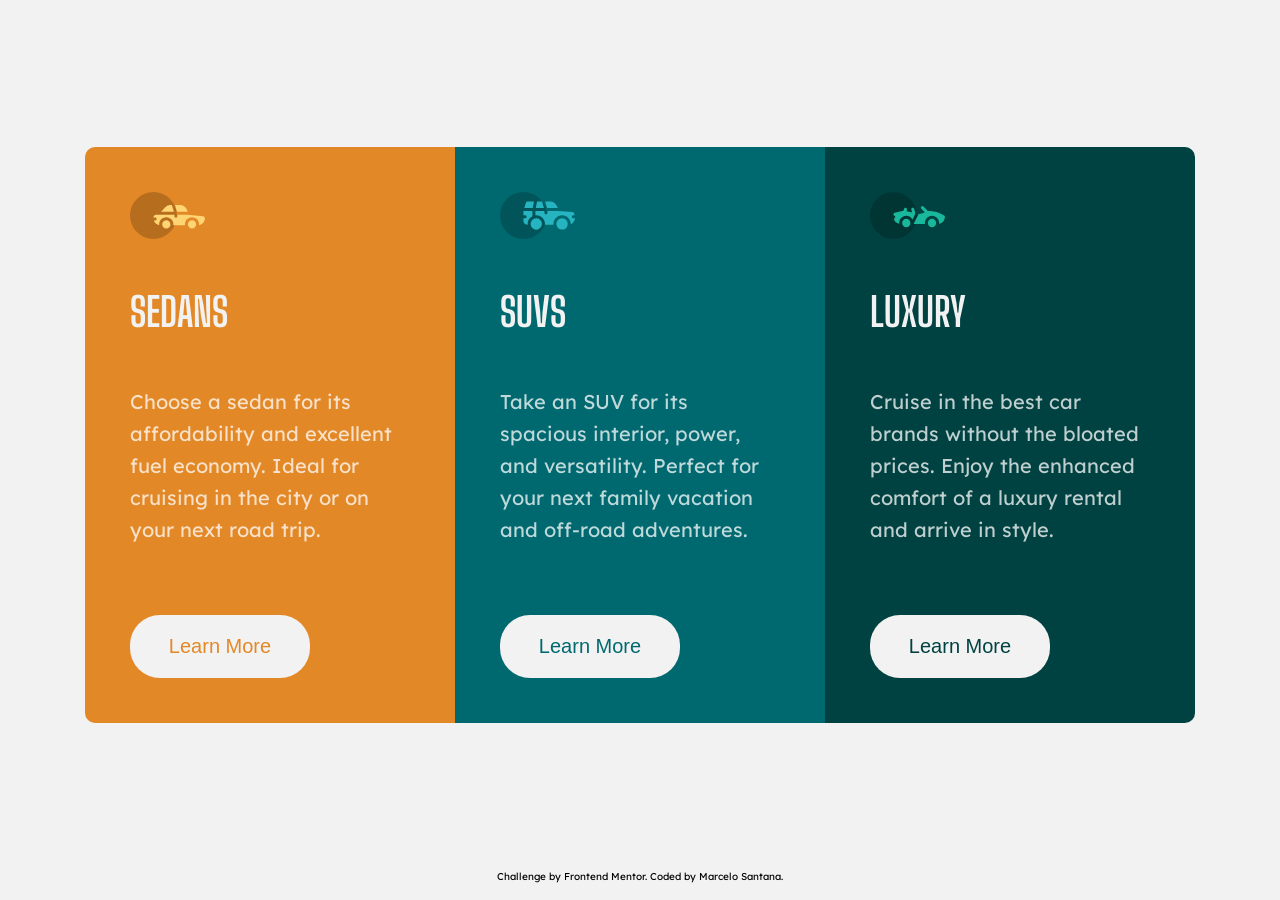
<file: 3-column-challenge-master/index.html>
<!DOCTYPE html>
<html lang="en">
<head>
  <meta charset="UTF-8">
  <meta name="viewport" content="width=device-width, initial-scale=1.0"> <!-- displays site properly based on user's device -->

  <link rel="icon" type="image/png" sizes="32x32" href="./images/favicon-32x32.png">
  
  <title>Frontend Mentor | 3-column preview card component</title>
  <link rel="stylesheet" href="estilos/style.css">
  <link rel="stylesheet" href="estilos/media-query.css">
</head>
<body>
  
  <main class="content-container">
    <div class="content" id="sedans">
      <img src="images/icon-sedans.svg" alt="sedans">
      <h1 class="title">Sedans</h1>
      <p class="description">
        Choose a sedan for its affordability and excellent fuel economy. Ideal for cruising in the city
        or on your next road trip.
      </p>
      <button class="button" id="button-sedans">Learn More</button>
    </div>

    <div class="content" id="suvs">
      <img src="images/icon-suvs.svg" alt="suvs">
      <h1 class="title">SUVs</h1>
      <p class="description">
        Take an SUV for its spacious interior, power, and versatility. Perfect for your next family vacation
        and off-road adventures.
      </p>
      <button class="button" id="button-suvs">Learn More</button>
    </div>

    <div class="content" id="luxury">
      <img src="images/icon-luxury.svg" alt="luxury">
      <h1 class="title">Luxury</h1>
      <p class="description">
        Cruise in the best car brands without the bloated prices. Enjoy the enhanced comfort of a luxury
        rental and arrive in style.
      </p>
      <button class="button" id="button-luxury">Learn More</button>
    </div>
  </main>

  <footer class="attribution">
    Challenge by <a href="https://www.frontendmentor.io?ref=challenge" target="_blank">Frontend Mentor</a>. 
    Coded by <a href="https://www.github.com/marcsantana" target="_blank">Marcelo Santana</a>.
  </footer>
</body>
</html>
</file>
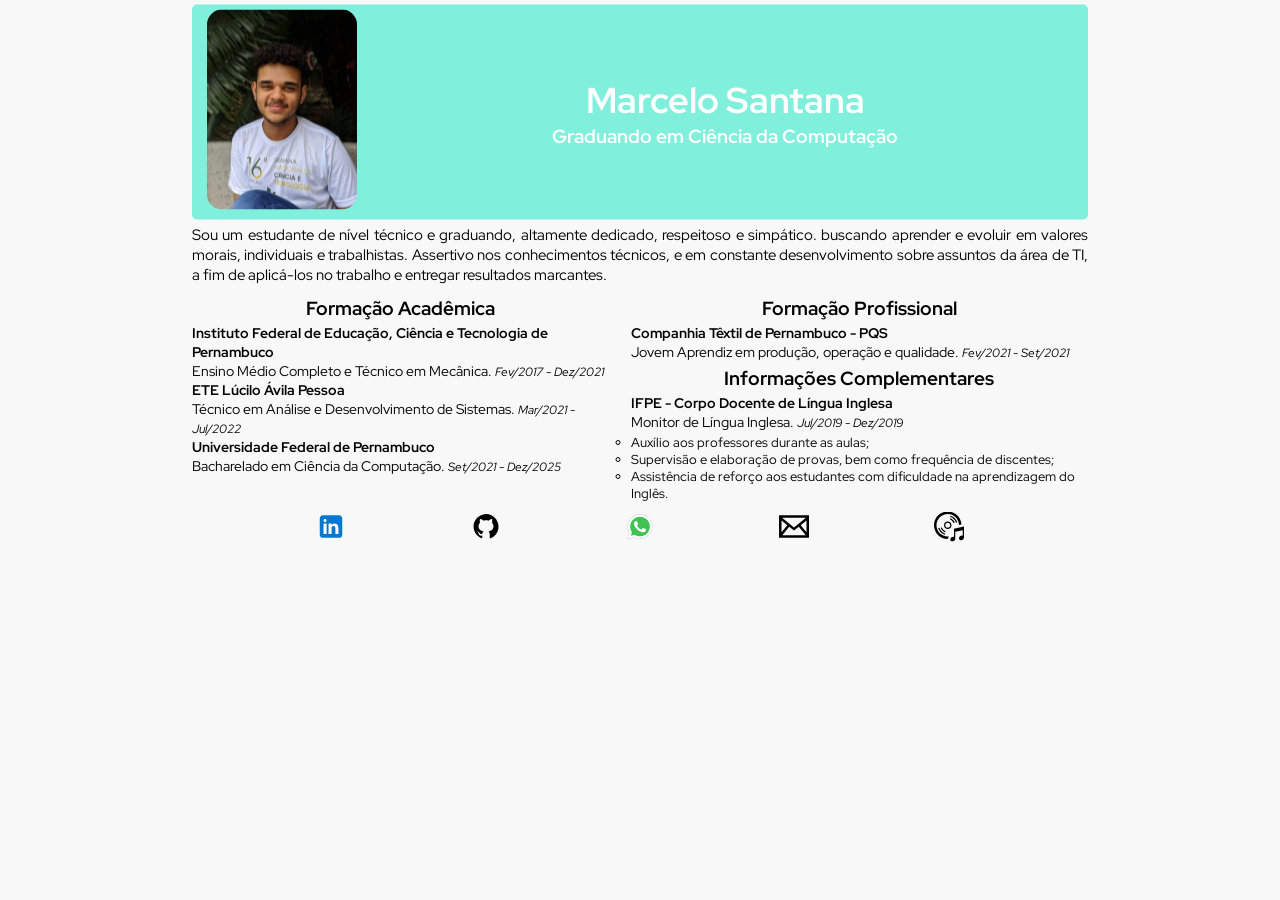
<file: ProjetoWeb_IC-master/index.html>
<!DOCTYPE html>
<html lang="pt-BR">
<head>
    <meta charset="UTF-8">
    <meta http-equiv="X-UA-Compatible" content="IE=edge">
    <meta name="viewport" content="width=device-width, initial-scale=1.0">

    <link rel="icon" type="image/png" sizes="32x32" href="./design/icons/head.png">
    <link rel="stylesheet" type="text/css" href="./style.css">

    <link rel="preconnect" href="https://fonts.googleapis.com">
    <link rel="preconnect" href="https://fonts.gstatic.com" crossorigin>
    <link href="https://fonts.googleapis.com/css2?family=Red+Hat+Display:wght@300;500;700&display=swap" rel="stylesheet">

    <title>Portfólio de Marcelo Santana</title>

</head>
<body>
    <section class="apresentacao">

        <header>
            <div class="minha_foto">  <img src="./design/icons/marcelo_header.jpg" alt="">  </div>
            <div class="titulo">
                <h1>Marcelo Santana</h1>
                <h3>Graduando em Ciência da Computação</h3>
            </div>
        </header>

        <div class="perfil-pessoal">
            Sou um estudante de nível técnico e graduando, altamente dedicado, respeitoso e simpático. buscando aprender e evoluir em valores morais, individuais e trabalhistas. Assertivo nos conhecimentos técnicos, e em constante desenvolvimento sobre assuntos da área de TI, a fim de aplicá-los no trabalho e entregar resultados marcantes.
        </div>

        <div class="infos">
            <div class="formacao-academica">
                <h3>Formação Acadêmica</h3>
                <ul>
                    <li> 
                        <h4 id="nome-instituicao">Instituto Federal de Educação, Ciência e Tecnologia de Pernambuco</h4>
                            <p id="descricao-duracao">Ensino Médio Completo e Técnico em Mecânica. 
                                <i>Fev/2017 - Dez/2021</i>
                            </p>
                    </li>
                    
                    <li>
                        <h4 id="nome-instituicao">ETE Lúcilo Ávila Pessoa</h4>
                            <p id="descricao-duracao">Técnico em Análise e Desenvolvimento de Sistemas. 
                                <i>Mar/2021 - Jul/2022</i>
                            </p>
                            
                    </li>

                    <li>
                        <h4 id="nome-instituicao">Universidade Federal de Pernambuco</h4>
                            <p id="descricao-duracao">Bacharelado em Ciência da Computação. 
                                <i>Set/2021 - Dez/2025</i>
                            </p>
                    </li>
                </ul>
            </div>

            <div class="dados">
                <div class="formacao-profissional">
                    <h3>Formação Profissional</h3>
                    <ul>
                        <li>
                            <h4 id="nome-instituicao">Companhia Têxtil de Pernambuco - PQS</h4> 
                            <p id="descricao-duracao">Jovem Aprendiz em produção, operação e qualidade. 
                                <i>Fev/2021 - Set/2021</i>
                            </p>
                        </li>
                    </ul>
                </div>

                <div class="informacoes-complementares">
                    <h3>Informações Complementares</h3>
                    <ul>
                        <li>
                            <h4 id="nome-instituicao">IFPE - Corpo Docente de Língua Inglesa</h4>
                                <p id="descricao-duracao">Monitor de Língua Inglesa. 
                                    <i>Jul/2019 - Dez/2019</i>
                                </p>
                        </li>
                        <section id="tarefas">
                            <li>Auxílio aos professores durante as aulas;</li>
                            <li>Supervisão e elaboração de provas, bem como frequência de discentes;</li>
                            <li>Assistência de reforço aos estudantes com dificuldade na aprendizagem do Inglês.</li>
                        </section>
                    </ul>
                </div>
            </div>

        </div>

        <footer>
            <div class="icones">
                <a id="linkedin" href="http://www.linkedin.com/in/marcelo-santana/" target="_blank">
                    <img src="./design/icons/linkedin.svg" alt="svg-linkedin"></a>
                
                <a id="github" href="http://github.com/marcsantana" target="_blank">
                    <img src="./design/icons/github.svg" alt="svg-github"></a>
                
                <a id="wpp" href="https://wa.me/55081987440170" target="_blank">
                    <img src="./design/icons/whatsapp.svg" alt="whatsapp"></a>

                <a id="email" href="mailto:andersonmarcelo2002@gmail.com" target="_blank">
                    <img src="./design/icons/email.svg" alt="svg-mail"></a>
            
                <a id="music" href="https://music.apple.com/profile/elmacelo" target="_blank">
                    <img src="./design/icons/music.svg" alt="a-music"></a>
            </div>
        </footer>
    </section>
</body>
</html>
</file>
<file: 3-column-challenge-master/estilos/style.css>
@charset "UTF-8";

@import url('https://fonts.googleapis.com/css2?family=Big+Shoulders+Display:wght@700&family=Lexend+Deca&display=swap');

/* Variables */

:root {
      /* Colors */
      --bright-orange: #e38826;
      --dark-cyan: #006970;
      --very-dark-cyan: #004241;

      --transparent-white: #ffffffbf;
      --very-light-gray: #f2f2f2;

      /* Fonts */
      --font-title: 'Big Shoulders Display', Arial, Helvetica, sans-serif;
      --font-body: 'Lexend Deca', Arial, Helvetica, sans-serif;
}

html {
      font-size: 62.5%;
}
body {
      margin: 0;
      padding: 0;
      background-color: var(--very-light-gray);
}

/* Container with the 3 columns */

.content-container {
      margin: 30px;
      height: 97%;

      display: flex;
      flex-direction: column;
      justify-content: center;
}

/* Titles */

.title {
      font-family: var(--font-title);
      text-transform: uppercase;
      color: var(--very-light-gray);
      font-size: 40px;
      margin: 20px 0px 30px 0px;
}

/* Paragraph description */

.description {
      font-family: var(--font-body);
      color: var(--transparent-white);
      font-size: 20px;
      line-height: 1.6;
      margin-bottom: 35px;
}

/* Button */

.button {
      background-color: var(--very-light-gray);
      border-radius: 30px;
      border: none;
      font-size: 20px;
      width: 180px;
      padding: 20px;
      cursor: pointer;
}

/* Sedans configs */

#sedans {
      background-color: var(--bright-orange);
      padding: 45px;
      border-radius: 10px 10px 0 0;
      height: calc(33.33%-30px);
}

#button-sedans {
      color: var(--bright-orange);
}

#button-sedans:hover {
      transition: 200ms;
      background-color: rgba(255, 255, 255, 0.884);
      color: #f5840cbb;
}

/* SUVs configs */

#suvs {
      background-color: var(--dark-cyan);
      padding: 45px;
      height: calc(33.33%-30px);
}

#button-suvs {
      color: var(--dark-cyan);
}

#button-suvs:hover {
      transition: 200ms;
      background-color: rgba(255, 255, 255, 0.884);
      color: #0068706c;
}

/* Luxury configs */

#luxury {
      background-color: var(--very-dark-cyan);
      border-radius: 0px 0px 10px 10px;
      padding: 45px;
      height: calc(33.33%-30px);
}

#button-luxury {
      color: var(--very-dark-cyan);
}

#button-luxury:hover {
      transition: 200ms;
      background-color: rgba(255, 255, 255, 0.884);
      color: #0029287e;
}

/* Footer */

footer {
      text-align: center;
      margin: 12px 6px;
      height: 3%;
      font-family: var(--font-body);
}

footer a {
      text-decoration: none;
      color: black;
}

footer a:hover {
      font-weight: bold;
      font-size: 17px;
}

footer a:visited {
      color: black;
}
</file>
<file: 3-column-challenge-master/estilos/media-query.css>
@charset "UTF-8";

@import url('https://fonts.googleapis.com/css2?family=Big+Shoulders+Display:wght@700&family=Lexend+Deca&display=swap');

/* 

Pequenas telas: até 600px
Celular: 600px ~ 768px
Tablet: 768px ~ 992px
Desktop: 992px ~ 1200px
Grandes telas: acima de 1200px 

*/

/* Only did one media screen for all screens greater than or equal to 768px */

@media screen and (min-width: 768px) {

      .content-container {
            display: flex;
            flex-direction: row;
            height: 90vh;

            justify-content: center;
            align-items: center;
            align-content: center;
      }

      .content {
            height: 60%;
            max-width: 280px;
      }

      .content img {
            width: 75px;
            margin-bottom: 10px;
      }

      #sedans {
            display: flex;
            flex-direction: column;
            justify-content: space-between;
            border-radius: 10px 0px 0px 10px;
            
      }

      #suvs {
            display: flex;
            flex-direction: column;
            justify-content: space-between;
      }

      #luxury {
            display: flex;
            flex-direction: column;
            justify-content: space-between;
            border-radius: 0px 10px 10px 0px;
      }

      .description {
            /* definitely not the best idea to put the button more to bottom */
            margin: 0px 0px 50px 0px; 
      }
}
</file>
<file: ProjetoWeb_IC-master/style.css>
* {
    margin: 0;
    padding: 0;
    font-family: 'Red Hat Display', sans-serif;
    font-size: 16px;
}

body {
    background-color: #f8f8f8;
}

.apresentacao {
    background-color:#f8f8f8;
    height: 100vh;
    width: 100vw;
}

header {
    position: relative;
    display: flex;
    flex-direction: row;
    background-color: #80efdb;
    justify-content: space-between;
    margin-bottom: 4.5px;
}

.titulo {
    margin:auto;
    color: white;
    display: flex;
    flex-direction: column;
    justify-content: center;
}

.minha_foto {
    padding: 10px;
}

.minha_foto img {
    position: relative;
    width: 150px;
    border-radius: 15px;
}

.titulo h1 {
    text-align: center;
    font-size: 20px;
}

.titulo h3 {
    font-size: 15px;
    text-align: center;
}

.perfil-pessoal {
    font-size: 15px;
    text-align: justify;
}

.infos {
    display: flex;
    flex-direction: row;
}

.infos h3 {
    margin-top: 4px;
    margin-bottom: 2px;
    font-size: 0.9em;
    text-align: center;
}

#nome-instituicao, #descricao-duracao {
    font-size: 0.8em;
}

#descricao-duracao i {
    font-size: 0.6em;
}

.formacao-academica {
    margin-right: 2px;
    padding-right: 10px;
}

.dados {
    padding-left: 10px;
}

.dados ul {
    list-style-type: none;
}

#tarefas {
    margin-top: 3px;
}

#tarefas li {
    list-style-type: circle;
    font-size: 12.8px;
}

.icones {
    margin-top: 1em;
    display: flex;
    justify-content: space-evenly;
    position: relative;
    align-content: center;
    z-index:0;
}

.icones img {
    width: 30px;
    height: 30px;
}

.icones a#linkedin:hover img, a#github:hover img, a#wpp:hover img, a#email:hover img, a#music:hover img {
    transition-delay: -4s;
    height: 43px;
    width: 43px;
}

a#linkedin:hover, .icones a#github:hover, .icones a#wpp:hover, .icones a#email:hover, .icones a#music:hover {
    position:relative;
    top:0;
    z-index:1;
    opacity:  0.5;
}


.titulo h1::selection, .titulo h3::selection {
    background-color: black;
}

.minha_foto img:hover {
    cursor: pointer;
    opacity: 0.5;
}



@media screen and (min-width:700px) {
    body{
        background-color: #f8f8f8;
    }

    .apresentacao {
        width: 70vw;
        height: 99vh;
        position: absolute;
        top: 50%;
        left: 50%;
        transform: translate(-50%, -50%);
    }

    header {
        border-radius: 5px;
        display: flex;
        flex-direction: row;
        background-color: #80efdb;
        justify-content: space-between;
        margin-bottom: 4.5px;
    }

    .titulo {
        display: flex;
        flex-direction: column;
    }

    .titulo h1 {
        text-align: center;
        font-size: 30px;
    }
    
    .titulo h3 {
        font-size: 15px;
    }

    .minha_foto {
        margin-left: 10px;
        padding: 5px;
    }

    .minha_foto img {
        position: relative;
        height: 200px;
    }

    .infos {
        margin: 6px 0 6px 0;
    }

    .infos h3 {
        margin-top: 4px;
        margin-bottom: 2px;
        font-size: 1.02em;  
    }

    #nome-instituicao, #descricao-duracao {
        font-size: 0.85em;
    }
    
    #descricao-duracao i {
        font-size: 0.7em;
    }

    .infos ul {
        list-style-type: none;
    }
}

@media screen and (min-width:1000px) {
    
    body{
        width: 40vw;
    }

    header {
        border-radius: 5px;
        display: flex;
        flex-direction: row;
        background-color: #80efdb;
        justify-content: space-between;
        margin-bottom: 4.5px;
    }

    .titulo {
        display: flex;
        flex-direction: column;
    }

    .titulo h1 {
        text-align: center;
        font-size: 36px;
    }
    
    .titulo h3 {
        font-size: 19px;
    }

    .infos {
        margin: 6px 0 6px 0;
    }

    .infos h3 {
        margin-top: 4px;
        margin-bottom: 2px;
        font-size: 1.2em;  
    }

    #nome-instituicao, #descricao-duracao {
        font-size: 0.9em;
    }
    
    #descricao-duracao i {
        font-size: 0.8em;
    }

    .infos ul {
        list-style-type: none;
    }

    .icones {
        margin-top: 10px;
        margin-bottom: 10px;
        display: flex;
        justify-content: space-evenly;
        position: relative;
        align-content: center;
    }
}
</file>
